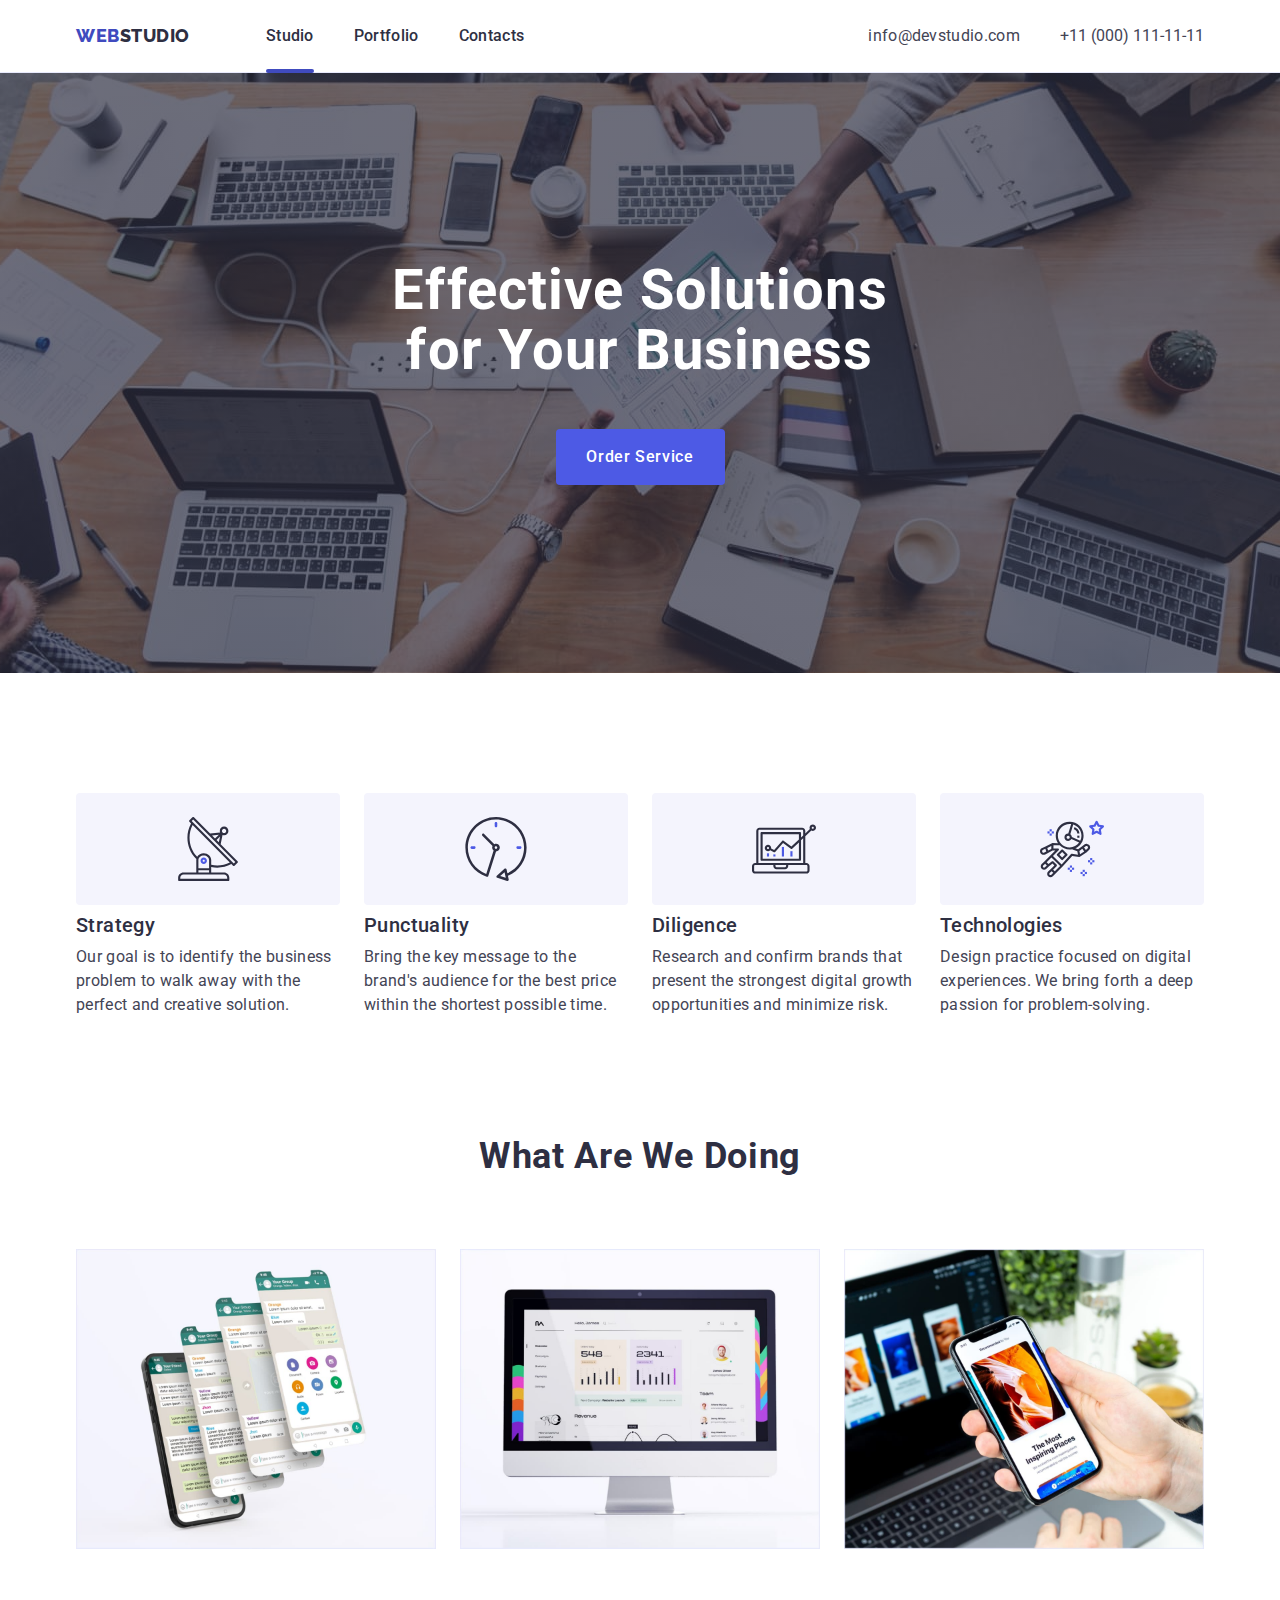
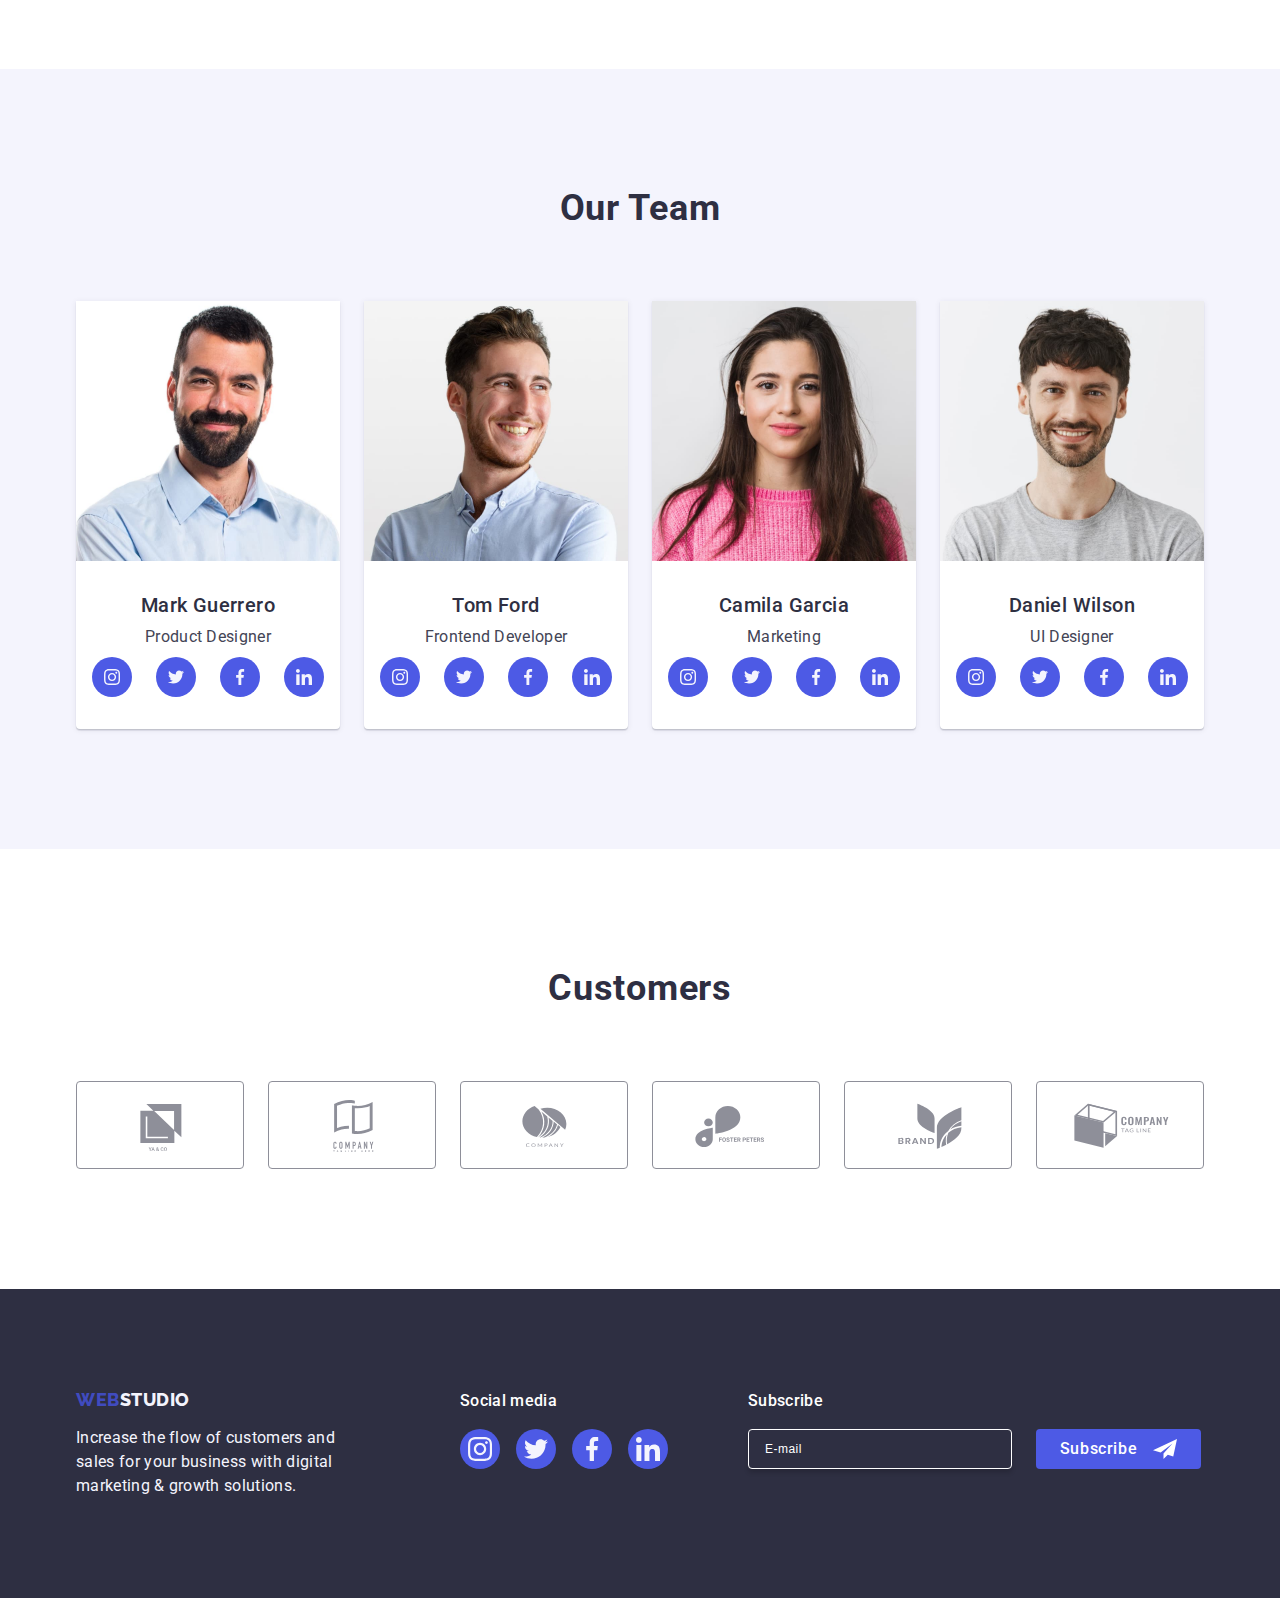
<file: index.html>
<!DOCTYPE html>
<html lang="en">
  <head>
    <meta charset="UTF-8" />
    <meta name="viewport" content="width=device-width, initial-scale=1.0" />
    <link rel="preconnect" href="https://fonts.googleapis.com" />
    <link rel="preconnect" href="https://fonts.gstatic.com" crossorigin />
    <link rel="stylesheet" href="./css/modern-normalize.min.css" />
    <link
      href="https://fonts.googleapis.com/css2?family=Raleway:wght@800&family=Roboto:wght@400;500;700;900&display=swap"
      rel="stylesheet"
    />
    <link rel="stylesheet" href="./css/styles.css" />
    <title class="title-text">Webstudio</title>
  </head>
  <body>
    <header class="header-container">
      <div class="header-sub-container container">
        <nav class="header-navigation">
          <a href="./index.html" class="icon-logo_text link"
            >Web<span class="logo-accent">Studio</span></a
          >
          <ul class="header-navigation_ul list">
            <li class="header-navigation_li">
              <a href="./index.html" class="header-navigation_a current link"
                >Studio</a
              >
            </li>
            <li class="header-navigation_li">
              <a href="./portfolio.html" class="header-navigation_a link"
                >Portfolio</a
              >
            </li>
            <li class="header-navigation_li">
              <a href="" class="header-navigation_a link">Contacts</a>
            </li>
          </ul>
        </nav>
        <address class="header-address">
          <ul class="header-address_ul list">
            <li class="header-address_li">
              <a
                href="mailto:info@devstudio.com"
                class="header-address_link link"
                >info@devstudio.com</a
              >
            </li>
            <li class="header-address_li">
              <a href="tel:+110001111111" class="header-address_link link"
                >+11 (000) 111-11-11</a
              >
            </li>
          </ul>
        </address>
      </div>
    </header>
    <main class="main-container">
      <section class="content-section start-section">
        <div class="start-sub-section container">
          <h1 class="cover-section_h">Effective Solutions for Your Business</h1>
          <button type="button" class="cover-section_button" data-modal-open>
            Order Service
          </button>
        </div>
      </section>
      <section class="content-section feature-section">
        <div class="feature-sub-section container">
          <h2 class="visually-hidden">Features</h2>
          <ul class="content-text-container list">
            <li class="content-text_block">
              <div class="content-block_wrapper">
                <svg
                  class="content-block_icon"
                  width="64"
                  height="64"
                  aria-label="close modal window icon"
                >
                  <use href="./images/icons.svg#icon-antenna"></use>
                </svg>
              </div>
              <h3 class="content-text_h">Strategy</h3>
              <p class="content-text_p">
                Our goal is to identify the business problem to walk away with
                the perfect and creative solution.
              </p>
            </li>
            <li class="content-text_block">
              <div class="content-block_wrapper">
                <svg
                  class="content-block_icon"
                  width="64"
                  height="64"
                  aria-label="close modal window icon"
                >
                  <use href="./images/icons.svg#icon-clock"></use>
                </svg>
              </div>
              <h3 class="content-text_h">Punctuality</h3>
              <p class="content-text_p">
                Bring the key message to the brand's audience for the best price
                within the shortest possible time.
              </p>
            </li>
            <li class="content-text_block">
              <div class="content-block_wrapper">
                <svg
                  class="content-block_icon"
                  width="64"
                  height="64"
                  aria-label="close modal window icon"
                >
                  <use href="./images/icons.svg#icon-diagram"></use>
                </svg>
              </div>
              <h3 class="content-text_h">Diligence</h3>
              <p class="content-text_p">
                Research and confirm brands that present the strongest digital
                growth opportunities and minimize risk.
              </p>
            </li>
            <li class="content-text_block">
              <div class="content-block_wrapper">
                <svg
                  class="content-block_icon"
                  width="64"
                  height="64"
                  aria-label="close modal window icon"
                >
                  <use href="./images/icons.svg#icon-astronaut"></use>
                </svg>
              </div>
              <h3 class="content-text_h">Technologies</h3>
              <p class="content-text_p">
                Design practice focused on digital experiences. We bring forth a
                deep passion for problem-solving.
              </p>
            </li>
          </ul>
        </div>
      </section>
      <section class="content-section doing-section">
        <div class="doing-sub-section container">
          <h2 class="content-photo_h">What are we doing</h2>
          <ul class="content-photos list">
            <li class="content-photo_li">
              <img
                width="360"
                src="./images/doing/doing-section1.jpg"
                alt="Mac PC"
                class="content-photo_img"
              />
            </li>
            <li class="content-photo_li">
              <img
                width="360"
                src="./images/doing/doing-section2.jpg"
                alt="Phone Mocups"
                class="content-photo_img"
              />
            </li>
            <li class="content-photo_li">
              <img
                width="360"
                src="./images/doing/doing-section3.jpg"
                alt="Phone in hand"
                class="content-photo_img"
              />
            </li>
          </ul>
        </div>
      </section>
      <section class="content-section team-section">
        <div class="team-sub-section container">
          <h2 class="content-team_h">Our Team</h2>
          <ul class="content-team-container list">
            <li class="team-persone_card">
              <img
                width="264"
                src="./images/team/Mark.jpg"
                alt="persone photo"
                class="team-persone_img"
              />
              <div class="team-persone-info">
                <h3 class="team-persone_name">Mark Guerrero</h3>
                <p class="team-persone_position">Product Designer</p>
                <ul class="team-persone_social">
                  <li class="social-link_wrapper">
                    <a href="" class="social-link">
                      <svg class="social-icon" width="16" height="16">
                        <use href="./images/icons.svg#icon-instagram"></use>
                      </svg>
                    </a>
                  </li>
                  <li class="social-link_wrapper">
                    <a href="" class="social-link">
                      <svg class="social-icon" width="16" height="16">
                        <use href="./images/icons.svg#icon-twitter"></use>
                      </svg>
                    </a>
                  </li>
                  <li class="social-link_wrapper">
                    <a href="" class="social-link">
                      <svg class="social-icon" width="16" height="16">
                        <use href="./images/icons.svg#icon-facebook"></use>
                      </svg>
                    </a>
                  </li>
                  <li class="social-link_wrapper">
                    <a href="" class="social-link">
                      <svg class="social-icon" width="16" height="16">
                        <use href="./images/icons.svg#icon-linkedin"></use>
                      </svg>
                    </a>
                  </li>
                </ul>
              </div>
            </li>
            <li class="team-persone_card">
              <img
                width="264"
                src="./images/team/Tom.jpg"
                alt="persone photo"
                class="team-persone_img"
              />
              <div class="team-persone-info">
                <h3 class="team-persone_name">Tom Ford</h3>
                <p class="team-persone_position">Frontend Developer</p>
                <ul class="team-persone_social">
                  <li class="social-link_wrapper">
                    <a href="" class="social-link">
                      <svg class="social-icon" width="16" height="16">
                        <use href="./images/icons.svg#icon-instagram"></use>
                      </svg>
                    </a>
                  </li>
                  <li class="social-link_wrapper">
                    <a href="" class="social-link">
                      <svg class="social-icon" width="16" height="16">
                        <use href="./images/icons.svg#icon-twitter"></use>
                      </svg>
                    </a>
                  </li>
                  <li class="social-link_wrapper">
                    <a href="" class="social-link">
                      <svg class="social-icon" width="16" height="16">
                        <use href="./images/icons.svg#icon-facebook"></use>
                      </svg>
                    </a>
                  </li>
                  <li class="social-link_wrapper">
                    <a href="" class="social-link">
                      <svg class="social-icon" width="16" height="16">
                        <use href="./images/icons.svg#icon-linkedin"></use>
                      </svg>
                    </a>
                  </li>
                </ul>
              </div>
            </li>
            <li class="team-persone_card">
              <img
                width="264"
                src="./images/team/Camila.jpg"
                alt="persone photo"
                class="team-persone_img"
              />
              <div class="team-persone-info">
                <h3 class="team-persone_name">Camila Garcia</h3>
                <p class="team-persone_position">Marketing</p>
                <ul class="team-persone_social">
                  <li class="social-link_wrapper">
                    <a href="" class="social-link">
                      <svg class="social-icon" width="16" height="16">
                        <use href="./images/icons.svg#icon-instagram"></use>
                      </svg>
                    </a>
                  </li>
                  <li class="social-link_wrapper">
                    <a href="" class="social-link">
                      <svg class="social-icon" width="16" height="16">
                        <use href="./images/icons.svg#icon-twitter"></use>
                      </svg>
                    </a>
                  </li>
                  <li class="social-link_wrapper">
                    <a href="" class="social-link">
                      <svg class="social-icon" width="16" height="16">
                        <use href="./images/icons.svg#icon-facebook"></use>
                      </svg>
                    </a>
                  </li>
                  <li class="social-link_wrapper">
                    <a href="" class="social-link">
                      <svg class="social-icon" width="16" height="16">
                        <use href="./images/icons.svg#icon-linkedin"></use>
                      </svg>
                    </a>
                  </li>
                </ul>
              </div>
            </li>
            <li class="team-persone_card">
              <img
                width="264"
                src="./images/team/Daniel.jpg"
                alt="persone photo"
                class="team-persone_img"
              />
              <div class="team-persone-info">
                <h3 class="team-persone_name">Daniel Wilson</h3>
                <p class="team-persone_position">UI Designer</p>
                <ul class="team-persone_social">
                  <li class="social-link_wrapper">
                    <a href="" class="social-link">
                      <svg class="social-icon" width="16" height="16">
                        <use href="./images/icons.svg#icon-instagram"></use>
                      </svg>
                    </a>
                  </li>
                  <li class="social-link_wrapper">
                    <a href="" class="social-link">
                      <svg class="social-icon" width="16" height="16">
                        <use href="./images/icons.svg#icon-twitter"></use>
                      </svg>
                    </a>
                  </li>
                  <li class="social-link_wrapper">
                    <a href="" class="social-link">
                      <svg class="social-icon" width="16" height="16">
                        <use href="./images/icons.svg#icon-facebook"></use>
                      </svg>
                    </a>
                  </li>
                  <li class="social-link_wrapper">
                    <a href="" class="social-link">
                      <svg class="social-icon" width="16" height="16">
                        <use href="./images/icons.svg#icon-linkedin"></use>
                      </svg>
                    </a>
                  </li>
                </ul>
              </div>
            </li>
          </ul>
        </div>
      </section>
      <section class="content-section customers-section">
        <div class="customer-sub-container container">
          <h2 class="customer-header content-customers_h">Customers</h2>
          <ul class="customers-links">
            <li class="customers-link_wrapper">
              <a href="" class="customers-link">
                <svg class="customers-icon" width="104" height="56">
                  <use href="./images/icons.svg#icon-ya-co"></use>
                </svg>
              </a>
            </li>
            <li class="customers-link_wrapper">
              <a href="" class="customers-link">
                <svg class="customers-icon" width="104" height="56">
                  <use href="./images/icons.svg#icon-company-line"></use>
                </svg>
              </a>
            </li>
            <li class="customers-link_wrapper">
              <a href="" class="customers-link">
                <svg class="customers-icon" width="104" height="56">
                  <use href="./images/icons.svg#icon-company"></use>
                </svg>
              </a>
            </li>
            <li class="customers-link_wrapper">
              <a href="" class="customers-link">
                <svg class="customers-icon" width="104" height="56">
                  <use href="./images/icons.svg#icon-foster-peters"></use>
                </svg>
              </a>
            </li>
            <li class="customers-link_wrapper">
              <a href="" class="customers-link">
                <svg class="customers-icon" width="104" height="56">
                  <use href="./images/icons.svg#icon-brand"></use>
                </svg>
              </a>
            </li>
            <li class="customers-link_wrapper">
              <a href="" class="customers-link">
                <svg class="customers-icon" width="104" height="56">
                  <use href="./images/icons.svg#icon-company-tag"></use>
                </svg>
              </a>
            </li>
          </ul>
        </div>
      </section>
    </main>
    <footer class="footer-container">
      <div class="footer-sub-container container">
        <div class="left-side-content">
          <a href="./index.html" class="icon-logo_text link"
            >Web<span class="logo-accent">Studio</span></a
          >
          <p class="footer-content_text">
            Increase the flow of customers and sales for your business with
            digital marketing & growth solutions.
          </p>
        </div>
        <div class="footer-social-container">
          <p class="social-text">Social media</p>
          <ul class="footer_social">
            <li class="social-link_wrapper">
              <a href="" class="social-link">
                <svg class="social-icon" width="24" height="24">
                  <use href="./images/icons.svg#icon-instagram"></use>
                </svg>
              </a>
            </li>
            <li class="social-link_wrapper">
              <a href="" class="social-link">
                <svg class="social-icon" width="24" height="24">
                  <use href="./images/icons.svg#icon-twitter"></use>
                </svg>
              </a>
            </li>
            <li class="social-link_wrapper">
              <a href="" class="social-link">
                <svg class="social-icon" width="24" height="24">
                  <use href="./images/icons.svg#icon-facebook"></use>
                </svg>
              </a>
            </li>
            <li class="social-link_wrapper">
              <a href="" class="social-link">
                <svg class="social-icon" width="24" height="24">
                  <use href="./images/icons.svg#icon-linkedin"></use>
                </svg>
              </a>
            </li>
          </ul>
        </div>
        <div class="form-wrapper">
          <p class="form-heading">Subscribe</p>
          <form class="footer-form">
            <label for="footer-email" class="footer-form-label"
              ><input id="footer-email" name="email-address" placeholder="E-mail" type="email" class="footer-subscribe-input" />
            </label>
            <button type="submit" class="footer-subscribe-button">
              Subscribe
              <svg class="footer-button-icon" width="24" height="24">
                <use href="./images/icons.svg#icon-paper-plane"></use>
              </svg>
            </button>
          </form>
        </div>
      </div>
    </footer>
    <div class="backdrop is-hidden" data-modal>
      <div class="modal-window">
        <button
          type="button"
          class="close-modal-window-bottom"
          data-modal-close
        >
          <svg
            class="close-modal-icon"
            width="8"
            height="8"
            aria-label="close modal window icon"
          >
            <use href="./images/icons.svg#icon-close-black"></use>
          </svg>
        </button>
        <p class="modal-main-text">
          Leave your contacts and we will call you back
        </p>
        <form class="modal-input-form">
          <div class="modal-input-wrapper">
            <label for="user-name" class="modal-input-label">Name</label>
            <div class="modal-input-container">
              <input
                name="user-name"
                type="text"
                id="user-name"
                class="modal-input"
              />
              <svg class="modal-input-icon" width="18" height="24">
                <use href="./images/icons.svg#icon-person-black"></use>
              </svg>
            </div>
          </div>
          <div class="modal-input-wrapper">
            <label for="user-phone" class="modal-input-label">Phone</label>
            <div class="modal-input-container">
              <input
                name="user-phone"
                id="user-phone"
                type="text"
                class="modal-input"
              />
              <svg class="modal-input-icon" width="18" height="24">
                <use href="./images/icons.svg#icon-phone-black"></use>
              </svg>
            </div>
          </div>
          <div class="modal-input-wrapper">
            <label for="user-email" class="modal-input-label">Email</label>
            <div class="modal-input-container">
              <input
                name="user-email"
                id="user-email"
                type="text"
                class="modal-input"
              />
              <svg class="modal-input-icon" width="18" height="24">
                <use href="./images/icons.svg#icon-email-black"></use>
              </svg>
            </div>
          </div>
          <div class="modal-textarea-wrapper">
            <label for="user-comment" class="modal-input-label">Comment</label
            ><textarea
              name="user-comment"
              id="user-comment"
              placeholder="Text input"
              class="modal-window-comment"
            ></textarea>
          </div>
          <div class="modal-checkbox-wrapper">
            <input
              name="user-privacy"
              value="true"
              type="checkbox"
              id="user-privacy"
              class="modal-checkbox visually-hidden"
            /><label for="user-privacy" class="modal-checkbox-label"
              ><span class="modal-privacy-checkbox">
                <svg class="modal-checkbox-icon" width="10" height="8">
                  <use href="./images/icons.svg#icon-checked"></use>
                </svg></span
              >I accept the terms and conditions of the <a
                href=""
                class="modal-privacy-ref"
                >Privacy Policy</a
              ></label
            >
          </div>
          <button class="modal-send-button">Send</button>
        </form>
      </div>
    </div>
    <script src="./js/modal.js"></script>
  </body>
</html>
</file>
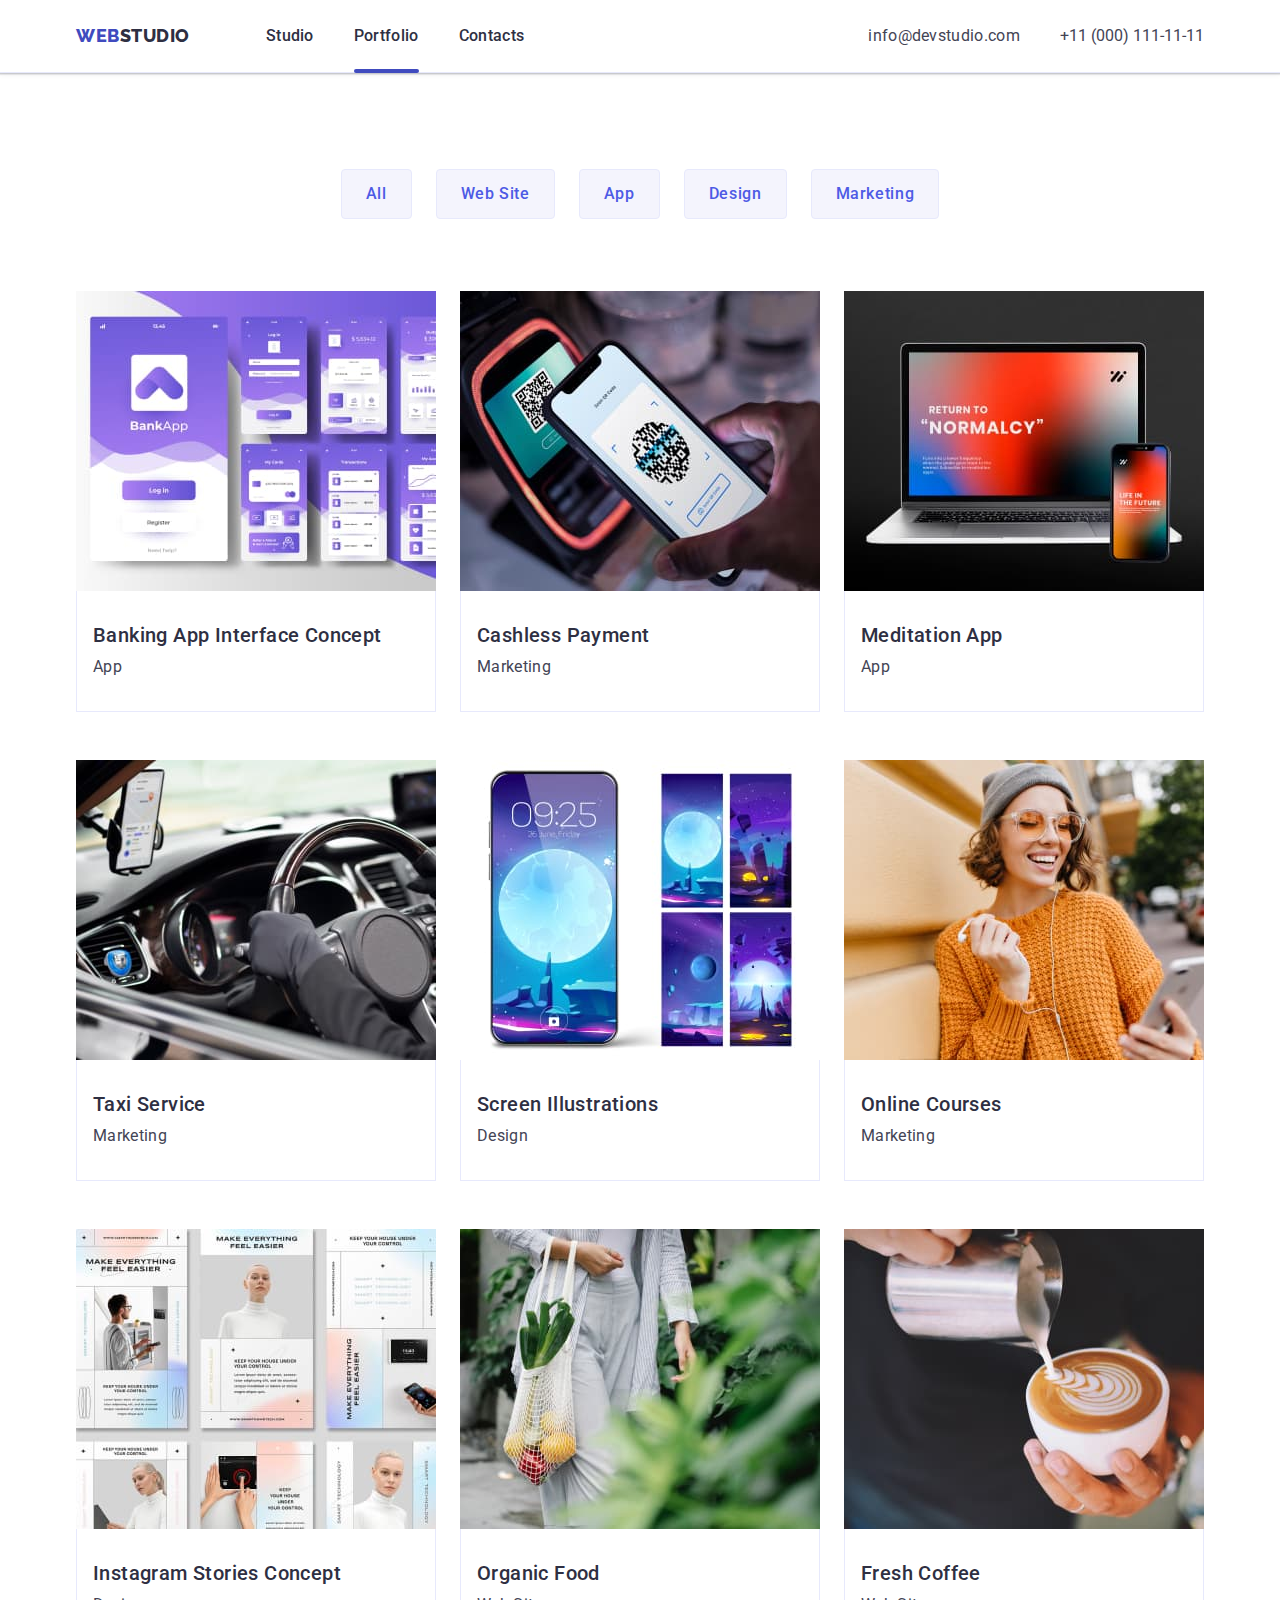
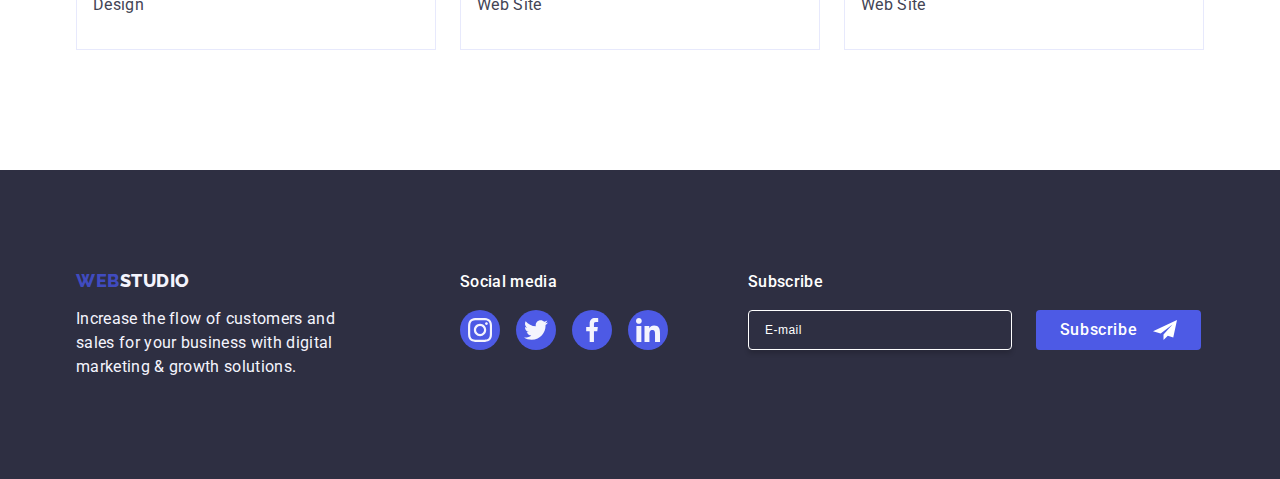
<file: portfolio.html>
<!DOCTYPE html>
<html lang="en">
  <head>
    <meta charset="UTF-8" />
    <meta name="viewport" content="width=device-width, initial-scale=1.0" />
    <link rel="preconnect" href="https://fonts.googleapis.com" />
    <link rel="preconnect" href="https://fonts.gstatic.com" crossorigin />
    <link rel="stylesheet" href="./css/modern-normalize.min.css">
    <link href="https://fonts.googleapis.com/css2?family=Raleway:wght@800&family=Roboto:wght@400;500;700;900&display=swap" rel="stylesheet">
    <link rel="stylesheet" href="./css/styles.css" />
    <title class="title-text">Portfolio</title>
  </head>
  <body>
    <header class="header-container">
      <div class="header-sub-container container">
        <nav class="header-navigation">
          <a href="./index.html" class="icon-logo_text link"
            >Web<span class="logo-accent">Studio</span></a
          >
          <ul class="header-navigation_ul list">
            <li class="header-navigation_li">
              <a href="./index.html" class="header-navigation_a link">Studio</a>
            </li>
            <li class="header-navigation_li">
              <a href="./portfolio.html" class="header-navigation_a current link"
                >Portfolio</a
              >
            </li>
            <li class="header-navigation_li">
              <a href="" class="header-navigation_a link">Contacts</a>
            </li>
          </ul>
        </nav>
        <address class="header-address">
          <ul class="header-address_ul list">
            <li class="header-address_li">
              <a
                href="mailto:info@devstudio.com"
                class="header-address_link link"
                >info@devstudio.com</a
              >
            </li>
            <li class="header-address_li">
              <a href="tel:+110001111111" class="header-address_link link"
                >+11 (000) 111-11-11</a
              >
            </li>
          </ul>
        </address>
      </div>
    </header>
    <main class="contant-container">
      <section class="buttons-container_section">
        <div class="buttons-sub-container container">
          <h1 class="buttons-heading visually-hidden">Buttons</h1>
        <ul class="filter-buttons list">
          <li class="button-wrapper">
            <button type="button" class="filter-button">All</button>
          </li>
          <li class="button-wrapper">
            <button type="button" class="filter-button">Web Site</button>
          </li>
          <li class="button-wrapper">
            <button type="button" class="filter-button">App</button>
          </li>
          <li class="button-wrapper">
            <button type="button" class="filter-button">Design</button>
          </li>
          <li class="button-wrapper">
            <button type="button" class="filter-button">Marketing</button>
          </li>
        </ul>
        <ul class="cart-list list">
          <li class="cart-element">
            <a href="" class="cart-link link">
              <div class="cart-image-container">
                <img
                width="360"
                src="./images/portfolio/img-8.jpg"
                alt="banking"
                class="cart-image"
              />
              <p class="cart-image-decription">14 Stylish and User-Friendly App Design Concepts · Task Manager App · Calorie Tracker App · Exotic Fruit Ecommerce App · Cloud Storage App</p>
              </div>
              <div class="cart-text-container">
                <h2 class="cart-title">Banking App Interface Concept</h2>
                <p class="cart-description">App</p>
              </div>
            </a>
          </li>
          <li class="cart-element">
            <a href="" class="cart-link link">
              <div class="cart-image-container">
                <img
                width="360"
                src="./images/portfolio/img-7.jpg"
                alt="cashless"
                class="cart-image"
              />
              <p class="cart-image-decription">14 Stylish and User-Friendly App Design Concepts · Task Manager App · Calorie Tracker App · Exotic Fruit Ecommerce App · Cloud Storage App</p>
              </div>
              <div class="cart-text-container">
                <h2 class="cart-title">Cashless Payment</h2>
                <p class="cart-description">Marketing</p>
              </div>
            </a>
          </li>
          <li class="cart-element">
            <a href="" class="cart-link link">
              <div class="cart-image-container">
                <img
                width="360"
                src="./images/portfolio/img-6.jpg"
                alt="meditation"
                class="cart-image"
              />
              <p class="cart-image-decription">14 Stylish and User-Friendly App Design Concepts · Task Manager App · Calorie Tracker App · Exotic Fruit Ecommerce App · Cloud Storage App</p>
              </div>
              <div class="cart-text-container">
                <h2 class="cart-title">Meditation App</h2>
                <p class="cart-description">App</p>
              </div>
            </a>
          </li>
          <li class="cart-element">
            <a href="" class="cart-link link">
              <div class="cart-image-container">
                <img
                width="360"
                src="./images/portfolio/img-5.jpg"
                alt="taxi"
                class="cart-image"
              />
              <p class="cart-image-decription">14 Stylish and User-Friendly App Design Concepts · Task Manager App · Calorie Tracker App · Exotic Fruit Ecommerce App · Cloud Storage App</p>
              </div>
              <div class="cart-text-container">
                <h2 class="cart-title">Taxi Service</h2>
                <p class="cart-description">Marketing</p>
              </div>
            </a>
          </li>
          <li class="cart-element">
            <a href="" class="cart-link link">
              <div class="cart-image-container">
                <img
                width="360"
                src="./images/portfolio/img-4.jpg"
                alt="screen"
                class="cart-image"
              />
              <p class="cart-image-decription">14 Stylish and User-Friendly App Design Concepts · Task Manager App · Calorie Tracker App · Exotic Fruit Ecommerce App · Cloud Storage App</p>
              </div>
              <div class="cart-text-container">
                <h2 class="cart-title">Screen Illustrations</h2>
                <p class="cart-description">Design</p>
              </div>
            </a>
          </li>
          <li class="cart-element">
            <a href="" class="cart-link link">
              <div class="cart-image-container">
                <img
                width="360"
                src="./images/portfolio/img-3.jpg"
                alt="courses"
                class="cart-image"
              />
              <p class="cart-image-decription">14 Stylish and User-Friendly App Design Concepts · Task Manager App · Calorie Tracker App · Exotic Fruit Ecommerce App · Cloud Storage App</p>
              </div>
              <div class="cart-text-container">
                <h2 class="cart-title">Online Courses</h2>
                <p class="cart-description">Marketing</p>
              </div>
            </a>
          </li>
          <li class="cart-element">
            <a href="" class="cart-link link">
              <div class="cart-image-container">
                <img
                width="360"
                src="./images/portfolio/img-2.jpg"
                alt="instagram"
                class="cart-image"
              />
              <p class="cart-image-decription">14 Stylish and User-Friendly App Design Concepts · Task Manager App · Calorie Tracker App · Exotic Fruit Ecommerce App · Cloud Storage App</p>
              </div>
              <div class="cart-text-container">
                <h2 class="cart-title">Instagram Stories Concept</h2>
                <p class="cart-description">Design</p>
              </div>
            </a>
          </li>
          <li class="cart-element">
            <a href="" class="cart-link link">
              <div class="cart-image-container">
                <img
                width="360"
                src="./images/portfolio/img-1.jpg"
                alt="food"
                class="cart-image"
              />
              <p class="cart-image-decription">14 Stylish and User-Friendly App Design Concepts · Task Manager App · Calorie Tracker App · Exotic Fruit Ecommerce App · Cloud Storage App</p>
              </div>
              <div class="cart-text-container">
                <h2 class="cart-title">Organic Food</h2>
                <p class="cart-description">Web Site</p>
              </div>
            </a>
          </li>
          <li class="cart-element">
            <a href="" class="cart-link link">
              <div class="cart-image-container">
                <img
                width="360"
                src="./images/portfolio/img.jpg"
                alt="coffee"
                class="cart-image"
              />
              <p class="cart-image-decription">14 Stylish and User-Friendly App Design Concepts · Task Manager App · Calorie Tracker App · Exotic Fruit Ecommerce App · Cloud Storage App</p>
              </div>
              <div class="cart-text-container">
                <h2 class="cart-title">Fresh Coffee</h2>
                <p class="cart-description">Web Site</p>
              </div>
            </a>
          </li>
        </ul>
        </div>
      </section>
    </main>
    <footer class="footer-container">
      <div class="footer-sub-container container">
        <div class="left-side-content">
          <a href="./index.html" class="icon-logo_text link"
            >Web<span class="logo-accent">Studio</span></a
          >
          <p class="footer-content_text">
            Increase the flow of customers and sales for your business with
            digital marketing & growth solutions.
          </p>
        </div>
        <div class="footer-social-container">
          <p class="social-text">Social media</p>
          <ul class="footer_social">
            <li class="social-link_wrapper">
              <a href="" class="social-link">
                <svg class="social-icon" width="24" height="24">
                  <use href="./images/icons.svg#icon-instagram"></use>
                </svg>
              </a>
            </li>
            <li class="social-link_wrapper">
              <a href="" class="social-link">
                <svg class="social-icon" width="24" height="24">
                  <use href="./images/icons.svg#icon-twitter"></use>
                </svg>
              </a>
            </li>
            <li class="social-link_wrapper">
              <a href="" class="social-link">
                <svg class="social-icon" width="24" height="24">
                  <use href="./images/icons.svg#icon-facebook"></use>
                </svg>
              </a>
            </li>
            <li class="social-link_wrapper">
              <a href="" class="social-link">
                <svg class="social-icon" width="24" height="24">
                  <use href="./images/icons.svg#icon-linkedin"></use>
                </svg>
              </a>
            </li>
          </ul>
        </div>
        <div class="form-wrapper">
          <p class="form-heading">Subscribe</p>
          <form class="footer-form">
            <label for="footer-email" class="footer-form-label"
              ><input id="footer-email" name="email-address" placeholder="E-mail" type="email" class="footer-subscribe-input" />
            </label>
            <button type="submit" class="footer-subscribe-button">
              Subscribe
              <svg class="footer-button-icon" width="24" height="24">
                <use href="./images/icons.svg#icon-paper-plane"></use>
              </svg>
            </button>
          </form>
        </div>
      </div>
    </footer>
  </body>
</html>
</file>
<file: css/styles.css>
:root {
  --border-color: #e7e9fc;
  --main-font: 'Roboto', sans-serif;
  --additional-font: 'Raleway', sans-serif;
  --main-font-color: #2e2f42;
  --light-font-color: #434455;
  --accent-color: #4d5ae5;
  --cloud-color: #f4f4fd;
  --white-color: #ffffff;
  --link-header-color: #404bbf;
  --container-padding: 156px;
  --modal-window-background: #fcfcfc;
  --modal-input-color: #8e8f99;
}

.visually-hidden {
  position: absolute;
  width: 1px;
  height: 1px;
  margin: -1px;
  border: 0;
  padding: 0;
  white-space: nowrap;
  clip-path: inset(100%);
  clip: rect(0 0 0 0);
  overflow: hidden;
  }

body {
  font-family: var(--main-font);
  line-height: 1.5;
  color: var(--light-font-color);
  background-color: var(--white-color);
}

img {
  display: block;
}

.header-navigation {
  display: flex;
  align-items: center;
}

.header-navigation_a {
    color: #2E2F42;
    font-size: 16px;
    font-weight: 500;
    line-height: 1.5;
    letter-spacing: 0.32px;
}

.header-container {
  justify-content: space-between;
  border-bottom: 1px solid var(--border-color);
  box-shadow: 0px 2px 1px rgba(46, 47, 66, 0.08), 0px 1px 1px rgba(46, 47, 66, 0.16), 0px 1px 6px rgba(46, 47, 66, 0.08);;
}

.header-sub-container {
  display: flex;
}

.container {
  width: 1158px;
  margin: 0 auto;
  padding: 0 15px;
}

.header-navigation_ul {
  display: flex;
  gap: 40px;
  color: var(--main-font-color);
}

address {
    font-style: normal;
}

.header-navigation_li > a {
  position: relative;
  display: block;
  padding: 24px 0;
  font-size: 16px;
  text-transform: capitalize;
  font-weight: 500;
  transition: color 250ms cubic-bezier(0.4, 0, 0.2, 1);
}

.current::after {
  content: "";
  position: absolute;
  left: 0;
  bottom: -1px;
  height: 4px;
  width: 100%;
  background-color: var(--link-header-color);
  border-radius: 2px;
}

.header-address_li > a {
  display: block;
  padding: 24px 0;
  transition:  color 250ms cubic-bezier(0.4, 0, 0.2, 1);
}

.header-address {
  margin-left: auto;
}

.header-address_ul {
  display: flex;
  gap: 40px;
  font-size: 16px;
  text-transform: lowercase;
}

.icon-logo_text {
  position: relative;
  font-family: var(--additional-font);
  color: #404bbf;
  font-size: 18px;
  letter-spacing: 0.54px;
  text-transform: uppercase;
  font-weight: 800;
  line-height: 1.17;
  margin-right: 76px;
}

.footer-sub-container .icon-logo_text {
  display: inline-block;
  margin-bottom: 16px;
}

.footer-sub-container {
  display: flex;
  align-items: baseline;
}


.footer-container .logo-accent {
  color: var(--cloud-color);
}

.form-heading {
  margin-bottom: 16px;
  font-weight: 500;
  font-size: 16px;
  line-height: 1.5;
  letter-spacing: 0.02em;
  color: #ffffff;
}

.footer-form {
  display: flex;
  gap: 24px;
}

.footer-subscribe-input {
  box-sizing: border-box;
  width: 264px;
  height: 40px;
  border: 1px solid #ffffff;
  background-color: transparent;
  font-size: 12px;
  line-height: 1.5;
  letter-spacing: 0.04em;
  padding-left: 16px;
  box-shadow: 0px 4px 4px 0px rgba(0, 0, 0, 0.15);
  border-radius: 4px;
  color: #ffffff;
}

.footer-subscribe-input::placeholder {
  color: #ffffff;
}

.footer-subscribe-button {
  min-width: 165px;
  height: 40px;
  display: flex;
  justify-content: center;
  align-items: center;
  font-family: "Roboto", sans-serif;
  font-size: 16px;
  font-weight: 500;
  line-height: 1.5;
  letter-spacing: 0.04em;
  color: #ffffff;
  cursor: pointer;
  background-color: #4D5AE5;
  border: none;
  border-radius: 4px;
}

.footer-button-icon {
  margin-left: 16px;
}

.footer-button-icon {
  fill: #ffffff;
}

.logo-accent {
  color: var(--main-font-color);
  font-weight: inherit;
}

.header-container a:hover,
.header-container a:focus {
  color: var(--link-header-color);
}

.logo-accent:hover {
  color: var(--link-header-color);
}

.content-text-container {
  display: flex;
  gap: 24px;
}

.buttons-container_section {
  padding-top: 96px;
  padding-bottom: 120px;
}

.filter-buttons {
  display: flex;
  justify-content: center;
  gap: 24px;
  margin-bottom: 72px;
}

.filter-button {
  color: var(--accent-color);
  font-family: inherit;
  font-size: 16px;
  font-weight: 500;
  letter-spacing: 0.04em;
  line-height: 1.5;
  background-color: var(--cloud-color);
  border: 0.5px solid var(--border-color);
  text-transform: capitalize;
  cursor: pointer;
  padding: 12px 24px;
  border: 1px solid var(--border-color);
  border-radius: 4px;
  transition: color 250ms cubic-bezier(0.4, 0, 0.2, 1), background-color 250ms cubic-bezier(0.4, 0, 0.2, 1), border-color 250ms cubic-bezier(0.4, 0, 0.2, 1), box-shadow 250ms cubic-bezier(0.4, 0, 0.2, 1);
}



.filter-button:hover,
.filter-button:focus {
  border: 1px solid transparent;
  background-color: var(--link-header-color);
  color: var(--white-color);
  box-shadow: 0px 3px 1px rgba(0, 0, 0, 0.1), 0px 2px 1px rgba(0, 0, 0, 0.08), 0px 2px 2px rgba(0, 0, 0, 0.12);
}

.cart-link {
  display: block;
  transition: box-shadow 250ms cubic-bezier(0.4, 0, 0.2, 1);
}

.cart-link:hover,
.cart-link:focus {
  box-shadow: 0px 1px 6px rgba(46, 47, 66, 0.08), 0px 1px 1px rgba(46, 47, 66, 0.16), 0px 2px 1px rgba(46, 47, 66, 0.08);
}

.cart-link:hover .cart-image-decription,
.cart-link:focus .cart-image-decription {
  transform: translateY(0%);
}

.cart-image-container {
  position: relative;
  overflow: hidden;
}

.cart-image-decription {
  display: inline-block;
  position: absolute;
  top: 0;
  font-size: 16px;
  line-height: 1.5;
  letter-spacing: 0.02em;
  color: var(--cloud-color);
  padding: 40px 32px;
  background-color: #4d5ae5;
  width: 100%;
  height: 100%;
  transform: translateY(100%);
  transition: transform 250ms cubic-bezier(0.4, 0, 0.2, 1);
}

.cart-text-container {
  padding: 32px 16px;
  border: 1px solid var(--border-color);
  border-top: none;
}

.cart-list {
  display: flex;
  flex-wrap: wrap;
  justify-content: center;
  column-gap: 24px;
  row-gap: 48px;
  margin-top: 72px;
}

.cart-element {
  width: calc((100% - 48px) / 3);
}

.cart-title {
  margin-bottom: 8px;
  color: var(--main-font-color);
  font-size: 20px;
  font-weight: 500;
  line-height: 1.2;
  letter-spacing: 0.02em;
}

.list {
  list-style: none;
}

.list > li:first-child {
  letter-spacing: 0.02em;
}

.cart-description {
  color: var(--light-font-color);
  font-size: 16px;
  line-height: 1.5;
  letter-spacing: 0.02em;
}

.footer-container {
  padding: 100px 0;
  justify-content: center;
  background-color: var(--main-font-color);
  color: var(--cloud-color);
}

.footer-content_text {
  font-size: 16px;
  max-width: 264px;
  letter-spacing: 0.02em;
}
.start-section {
  color: var(--cloud-color);
  justify-content: center;
  padding: 188px 0;
  margin: 0 auto;
  max-width: 1440px;
  background-image: linear-gradient(rgba(46, 47, 66, 0.7), rgba(46, 47, 66, 0.7)), url(../images/img-name.jpg);
  background-repeat: no-repeat;
  background-position: center;
  background-size: cover;
}

.start-sub-section {
  display: flex;
  flex-direction: column;
  gap: 48px;
  align-items: center;
}

.cover-section_h {
  font-size: 56px;
  line-height: 1.07;
  letter-spacing: 1.12px;
  font-weight: 700;
  text-align: center;
  color: var(--white-color);
  max-width: 496px;
}

.cover-section_button {
  display: block;
  color: var(--white-color);
  font-family: inherit;
  font-size: 16px;
  font-weight: 500;
  letter-spacing: 0.04em;
  line-height: 1.5;
  border: none;
  background-color: var(--accent-color);
  border-radius: 4px;
  text-transform: capitalize;
  cursor: pointer;
  min-width: 169px;
  height: 56px;
  transition: background-color 250ms cubic-bezier(0.4, 0, 0.2, 1);
}

.cover-section_button:hover,
.cover-section_button:focus {
  background-color: var(--link-header-color);
}

.feature-section {
  padding: 120px 0;
}

.doing-section {
  padding-bottom: 120px;
}

.team-section {
  padding: 120px 0;
}

.content-text_block {
  width: calc((100% - 72px) / 4);
}

.content-block_wrapper {
  display: flex;
  align-items: center;
  justify-content: center;
  height: 112px;
  background-color: var(--cloud-color);
  border-radius: 4px;
  margin-bottom: 8px;
}

.content-text_h {
  margin-bottom: 8px;
  color: var(--main-font-color);
  font-size: 20px;
  font-weight: 500;
  line-height: 1.2em;
  letter-spacing: 0.02em;
}

.content-text_p {
  color: var(--light-font-color);
  font-size: 16px;
  letter-spacing: 0.02em;
}

.content-customers_h,
.content-photo_h,
.content-team_h {
  font-size: 36px;
  font-weight: 700;
  color: var(--main-font-color);
  text-transform: capitalize;
  line-height: 1.11em;
  text-align: center;
  letter-spacing: 0.02em;
  margin: 0 auto;
  margin-bottom: 72px;
}

.content-photos {
  display: flex;
  gap: 24px;
  justify-content: center;
  flex-wrap: wrap;
}

.content-photo_li {
  width: calc((100% - 48px) / 3);
}

.team-section {
  background-color: var(--cloud-color);
}

.team-persone-info {
  padding: 32px 0;
}

.content-team-container {
  display: flex;
  gap: 24px;
  flex-wrap: wrap;
  justify-content: center;
  margin-top: 72px;
}

.team-persone_card {
  width: calc((100% - 72px) / 4);
  border-radius: 0px 0px 4px 4px;
  overflow: hidden;
  background-color: var(--white-color);
  box-shadow: 0px 1px 6px rgba(46, 47, 66, 0.08), 0px 1px 1px rgba(46, 47, 66, 0.16), 0px 2px 1px rgba(46, 47, 66, 0.08);
}

.team-persone_name {
  margin-bottom: 8px;
  font-size: 20px;
  color: var(--main-font-color);
  line-height: 1.2em;
  font-weight: 500;
  letter-spacing: 0.4px;
  text-align: center;
}

.team-persone_position {
  color: var(--light-font-color);
  text-align: center;
  font-size: 16px;
  letter-spacing: 0.32px;
  margin: 0 auto;
  margin-bottom: 8px;
}

.team-persone_social {
  display: flex;
  justify-content: center;
  gap: 24px;
}

.social-link_wrapper {
  width: 40px;
  height: 40px;
}

.social-link {
  display: flex;
  align-items: center;
  justify-content: center;
  width: 100%;
  height: 100%;
  background-color: var(--accent-color);
  border-radius: 50%;
  transition: background-color 250ms cubic-bezier(0.4, 0, 0.2, 1);
}

.social-link:hover,
.social-link:focus {
  background-color: #404bbf;
}

.social-icon {
  fill: #f4f4fd;
}

.header-address_link {
    color: var(--light-font-color);
}

.customers-section {
  padding-top: 120px;
  padding-bottom: 120px;
}

.customers-links {
  display: flex;
  gap: 24px;
}

.customers-link_wrapper {
  width: calc((100% - 120px) / 6);
  height: 88px;
}

.customers-link {
  width: 100%;
  height: 100%;
  border: 1px solid #8e8f99;
  border-radius: 4px;
  display: flex;
  align-items: center;
  justify-content: center;
  color: #8e8f99;
  transition: border-color 250ms cubic-bezier(0.4, 0, 0.2, 1), color 250ms cubic-bezier(0.4, 0, 0.2, 1);
}

.customers-link:hover,
.customers-link:focus {
  color: #404bbf;
  border-color: #404bbf;
}

.customers-link:hover .customers-icon use,
.customers-link:focus .customers-icon use{
  fill: #404bbf;
}

.customers-icon {
  fill: currentColor;
}

.social-text {
  display: inline-block;
  font-weight: 500;
  font-size: 16px;
  line-height: 1.5;
  letter-spacing: 0.02em;
  color: var(--white-color);
  margin-bottom: 16px;
}

.left-side-content {
  margin-right: 120px;
}

.footer-social-container {
  margin-right: 80px;
}

.footer_social {
  display: flex;
  gap: 16px;
}

.footer_social .social-link {
  transition: background-color 250ms cubic-bezier(0.4, 0, 0.2, 1);
}

.footer_social .social-link:hover,
.footer_social .social-link:focus {
  background-color: #31d0aa;
}

.customers-link:hover .customers-icon use,
.customers-link:focus .customers-icon use{
  fill: var(--link-header-color);
}

/* modal window */
.is-hidden {
  opacity: 0;
  visibility: hidden;
  pointer-events: none;
}

.backdrop {
  position: fixed;
  top: 0;
  left: 0;
  width: 100%;
  height: 100%;
  background-color: rgba(46, 47, 66, 0.4);
  transition: opacity 250ms cubic-bezier(0.4, 0, 0.2, 1), visibility 250ms cubic-bezier(0.4, 0, 0.2, 1);
}

.modal-window {
  position: absolute;
  top: 50%;
  left: 50%;
  width: 408px;
  padding: 72px 24px 24px 24px;
  min-height: 584px;
  transform: translate(-50%, -50%);
  background-color: var(--modal-window-background);
  box-shadow: 0px 1px 1px rgba(0, 0, 0, 0.14), 0px 1px 3px rgba(0, 0, 0, 0.12), 0px 2px 1px rgba(0, 0, 0, 0.2);;
  border-radius: 4px;
  transition: transform 250ms cubic-bezier(0.4, 0, 0.2, 1); 
}

.close-modal-window-bottom {
  position: absolute;
  display: flex;
  justify-content: center;
  align-items: center;
  top: 24px;
  right: 24px;
  width: 24px;
  height: 24px;
  border-radius: 50%;
  border: 1px solid rgba(0, 0, 0, 0.1);
  background-color: var(--border-color);
  padding: 0;
  cursor: pointer;
  transition: background-color 250ms cubic-bezier(0.4, 0, 0.2, 1), border 250ms cubic-bezier(0.4, 0, 0.2, 1);
}

.close-modal-window-bottom:hover,
.close-modal-window-bottom:focus {
  background-color: var(--link-header-color);
  border: none;
}

.close-modal-window-bottom:hover .close-modal-icon,
.close-modal-window-bottom:focus .close-modal-icon {
  fill: #ffffff;
}

.close-modal-icon {
  transition: fill 250ms cubic-bezier(0.4, 0, 0.2, 1);
}

.close-modal-icon:hover,
.close-modal-icon:focus {
  fill: var(--white-color);
}

.modal-main-text {
  font-weight: 500;
  font-size: 16px;
  line-height: 1.5;
  text-align: center;
  letter-spacing: 0.02em;
  color: var(--main-font-color);
}

.modal-main-text {
  margin-bottom: 16px;
}

.modal-input-wrapper {
  margin-bottom: 8px;
}

.modal-input-label {
  display: block;
  font-size: 12px;
  line-height: 1.17;
  letter-spacing: 0.04em;
  color: var(--modal-input-color);
  margin-bottom: 4px;
}

.modal-input-container {
  position: relative;
}

.modal-input {
  box-sizing: border-box;
  width: 100%;
  height: 40px;
  border: 1px solid rgba(46, 47, 66, 0.4);
  background-color: transparent;
  padding-left: 38px;
  outline: transparent;
  transition: border-color 250ms cubic-bezier(0.4, 0, 0.2, 1);
}

.modal-input:focus {
  border-color: #4D5AE5;
}

.modal-input:focus + .modal-input-icon {
  fill: #4D5AE5;
}

.modal-input-icon {
  position: absolute;
  left: 16px;
  top: 50%;
  transform: translateY(-50%);
  transition: fill 250ms cubic-bezier(0.4, 0, 0.2, 1);
}

.modal-textarea-wrapper {
  margin-bottom: 16px;
}

.modal-window-comment {
  box-sizing: border-box;
  width: 100%;
  height: 120px;
  font-size: 12px;
  line-height: 1.17;
  letter-spacing: 0.04em;
  color: rgba(46, 47, 66, 0.4);
  border: 1px solid rgba(46, 47, 66, 0.4);
  border-radius: 4px;
  background-color: transparent;
  padding: 8px 16px;
  outline: transparent;
  resize: none;
  transition: border-color 250ms cubic-bezier(0.4, 0, 0.2, 1);
}

.modal-window-comment:focus {
  border-color: #4D5AE5;
}

.modal-checkbox-wrapper {
  margin-bottom: 24px;
}

.modal-checkbox-label {
  display: block;
  font-size: 12px;
  line-height: 1.17;
  letter-spacing: 0.04em;
  color: var(--modal-input-color);
}

.modal-privacy-checkbox {
  position: relative;
  width: 16px;
  height: 16px;
  border: 1px solid rgba(46, 47, 66, 0.4);
  border-radius: 2px;
  transition: background-color 250ms cubic-bezier(0.4, 0, 0.2, 1), border 250ms cubic-bezier(0.4, 0, 0.2, 1), fill 250ms cubic-bezier(0.4, 0, 0.2, 1);
  display: inline-flex;
  align-items: center;
  justify-content: center;
  fill: transparent;
  margin-right: 8px;
}

.modal-checkbox:checked + .modal-checkbox-label .modal-privacy-checkbox {
  background-color: var(--link-header-color);
  border: none;
  fill: var(--cloud-color);
}

.modal-privacy-ref {
  color: var(--accent-color);
}

.modal-send-button {
  display: block;
  min-width: 169px;
  height: 56px;
  font-family: "Roboto", sans-serif;
  font-size: 16px;
  font-weight: 500;
  line-height: 1.5;
  letter-spacing: 0.04em;
  color: #ffffff;
  cursor: pointer;
  background-color: #4D5AE5;
  border: none;
  border-radius: 4px;
  margin: 0 auto;
  transition: background-color 250ms cubic-bezier(0.4, 0, 0.2, 1);
}

.modal-checkbox:focus .modal-input-icon {
  fill: #4D5AE5;
}
/* /modal window */
</file>
